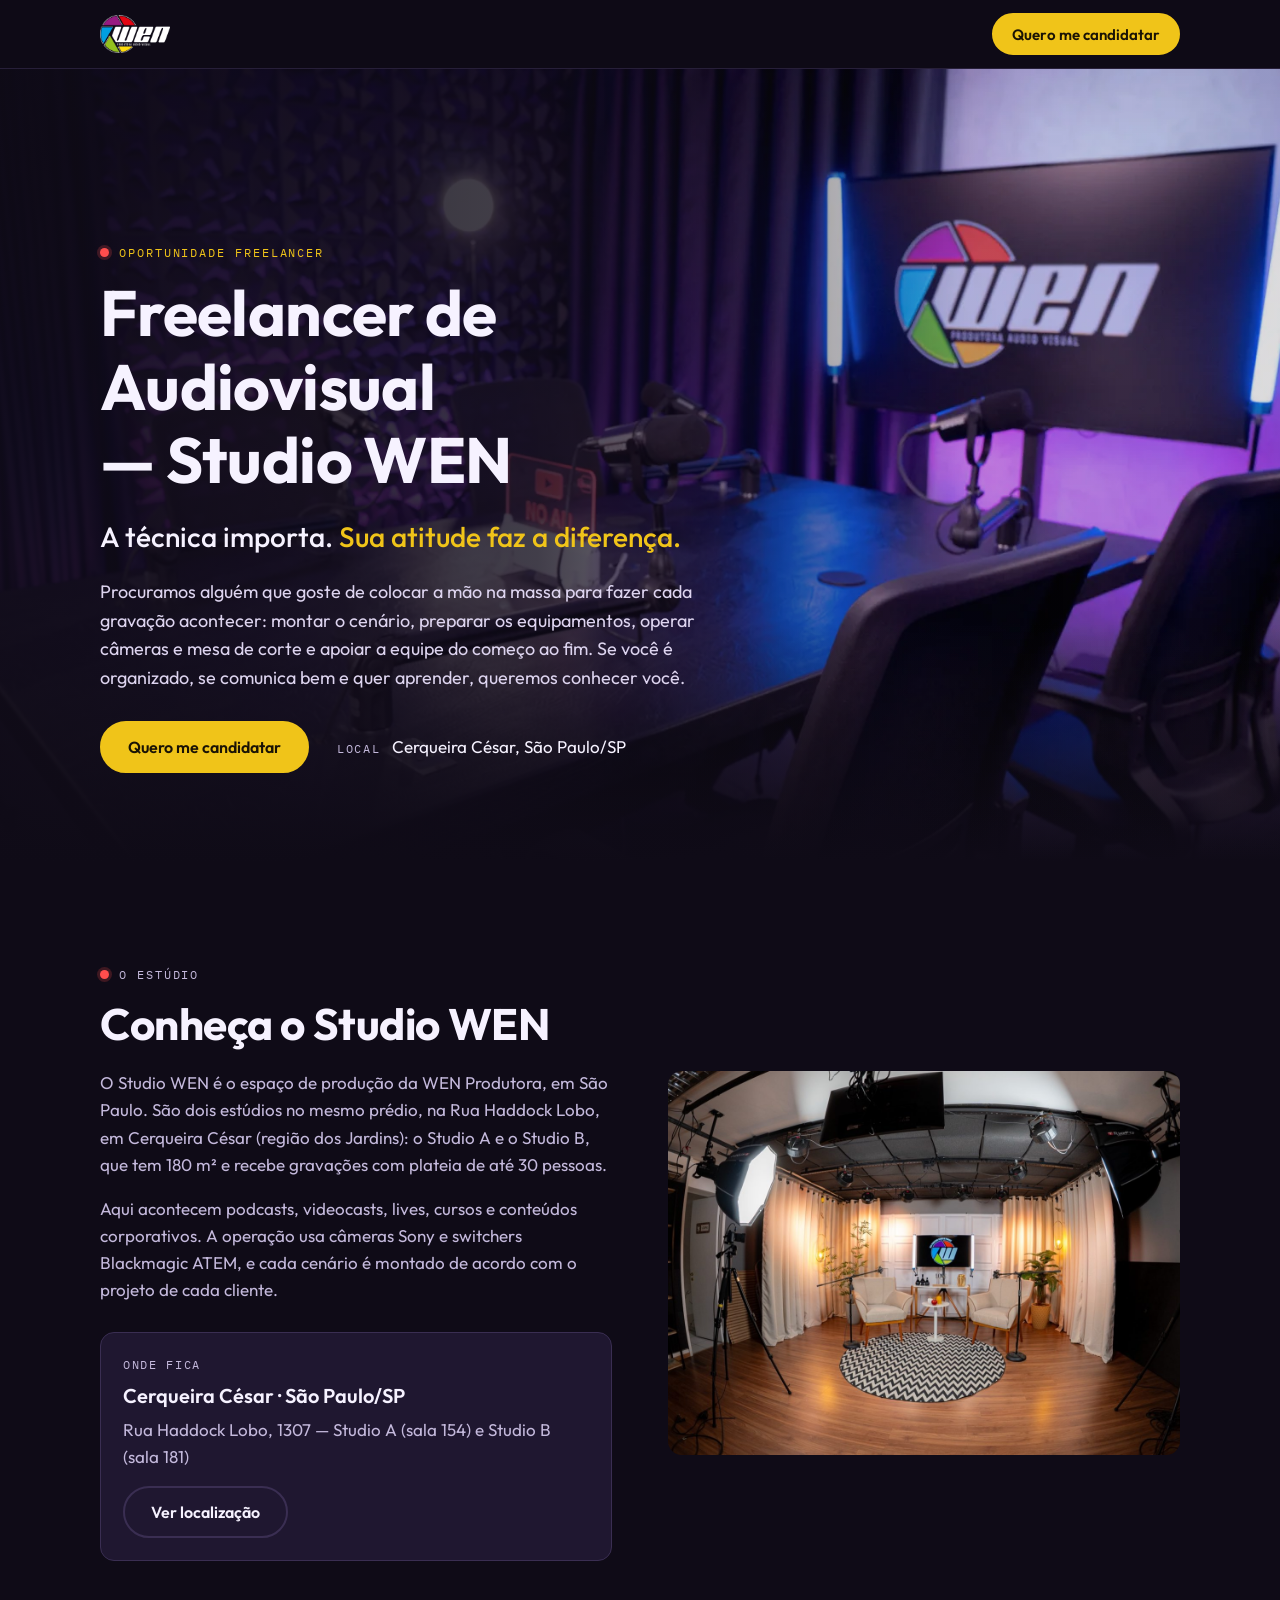
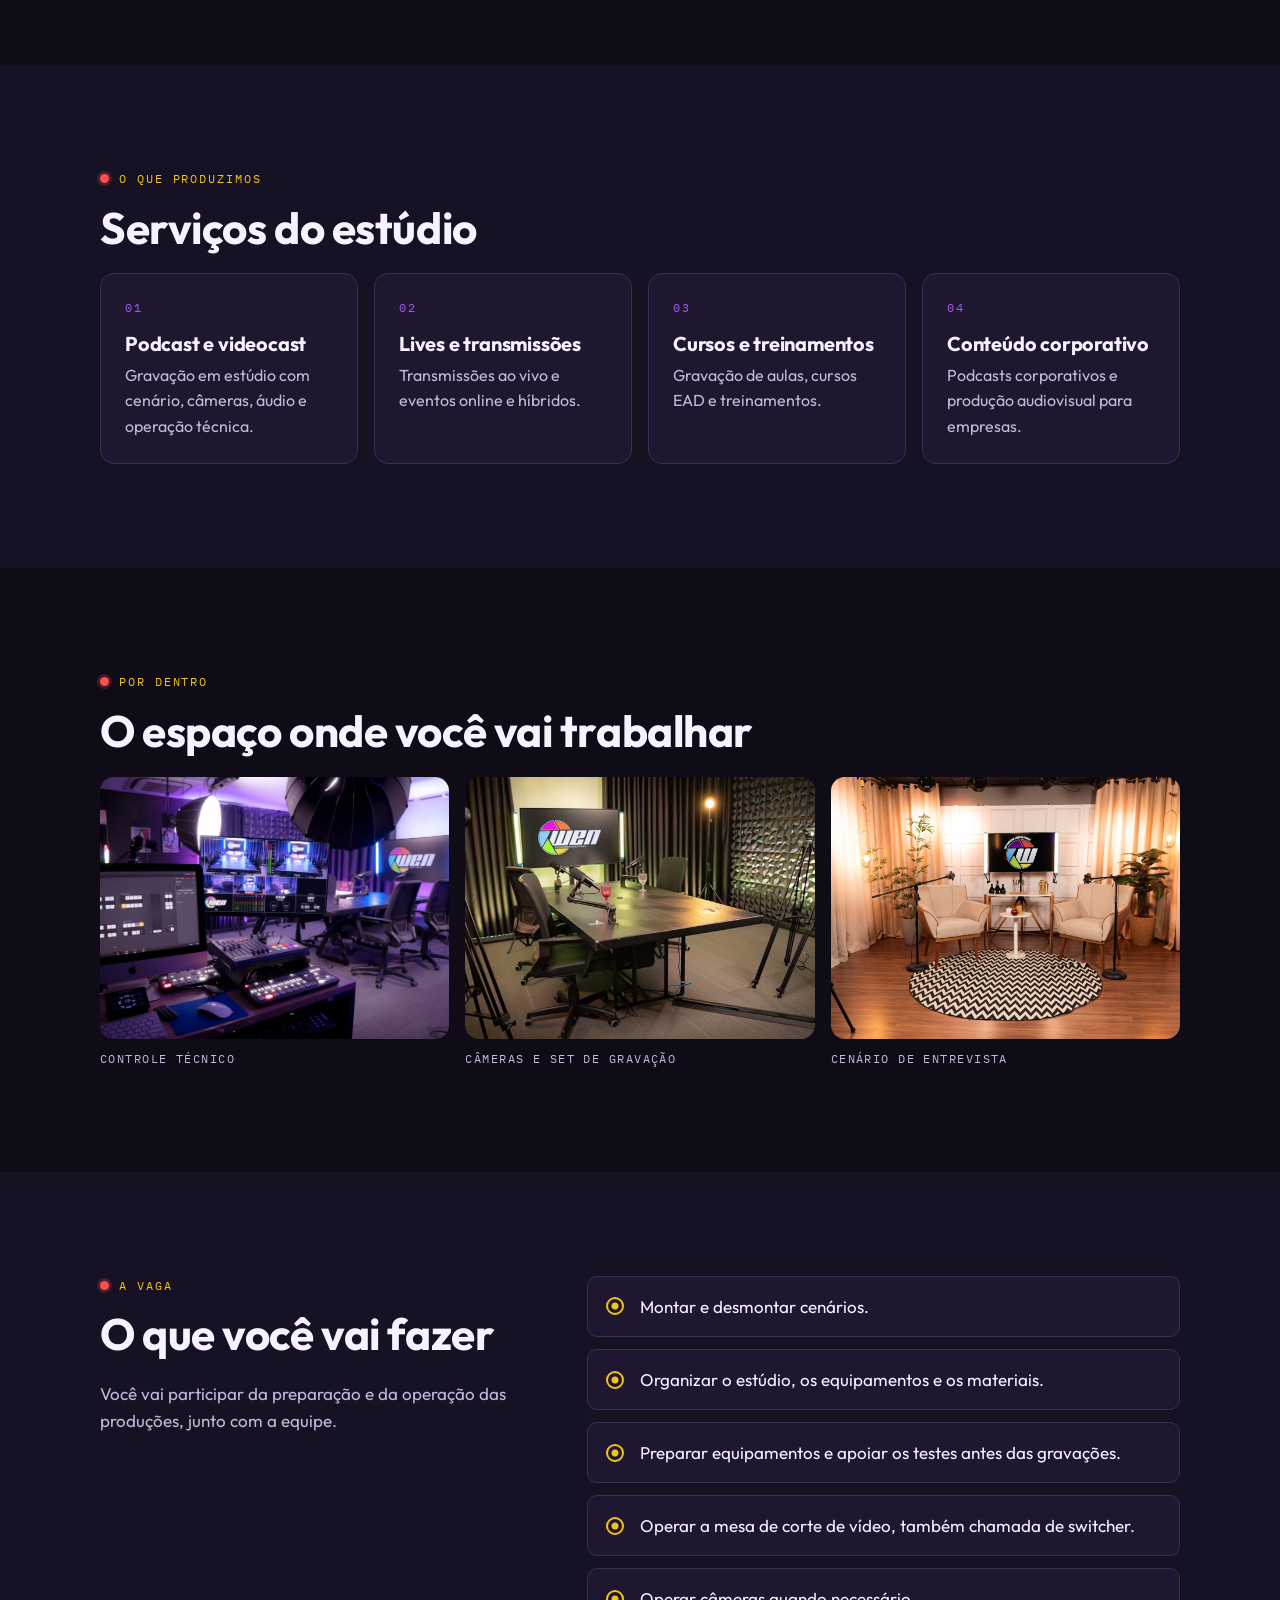
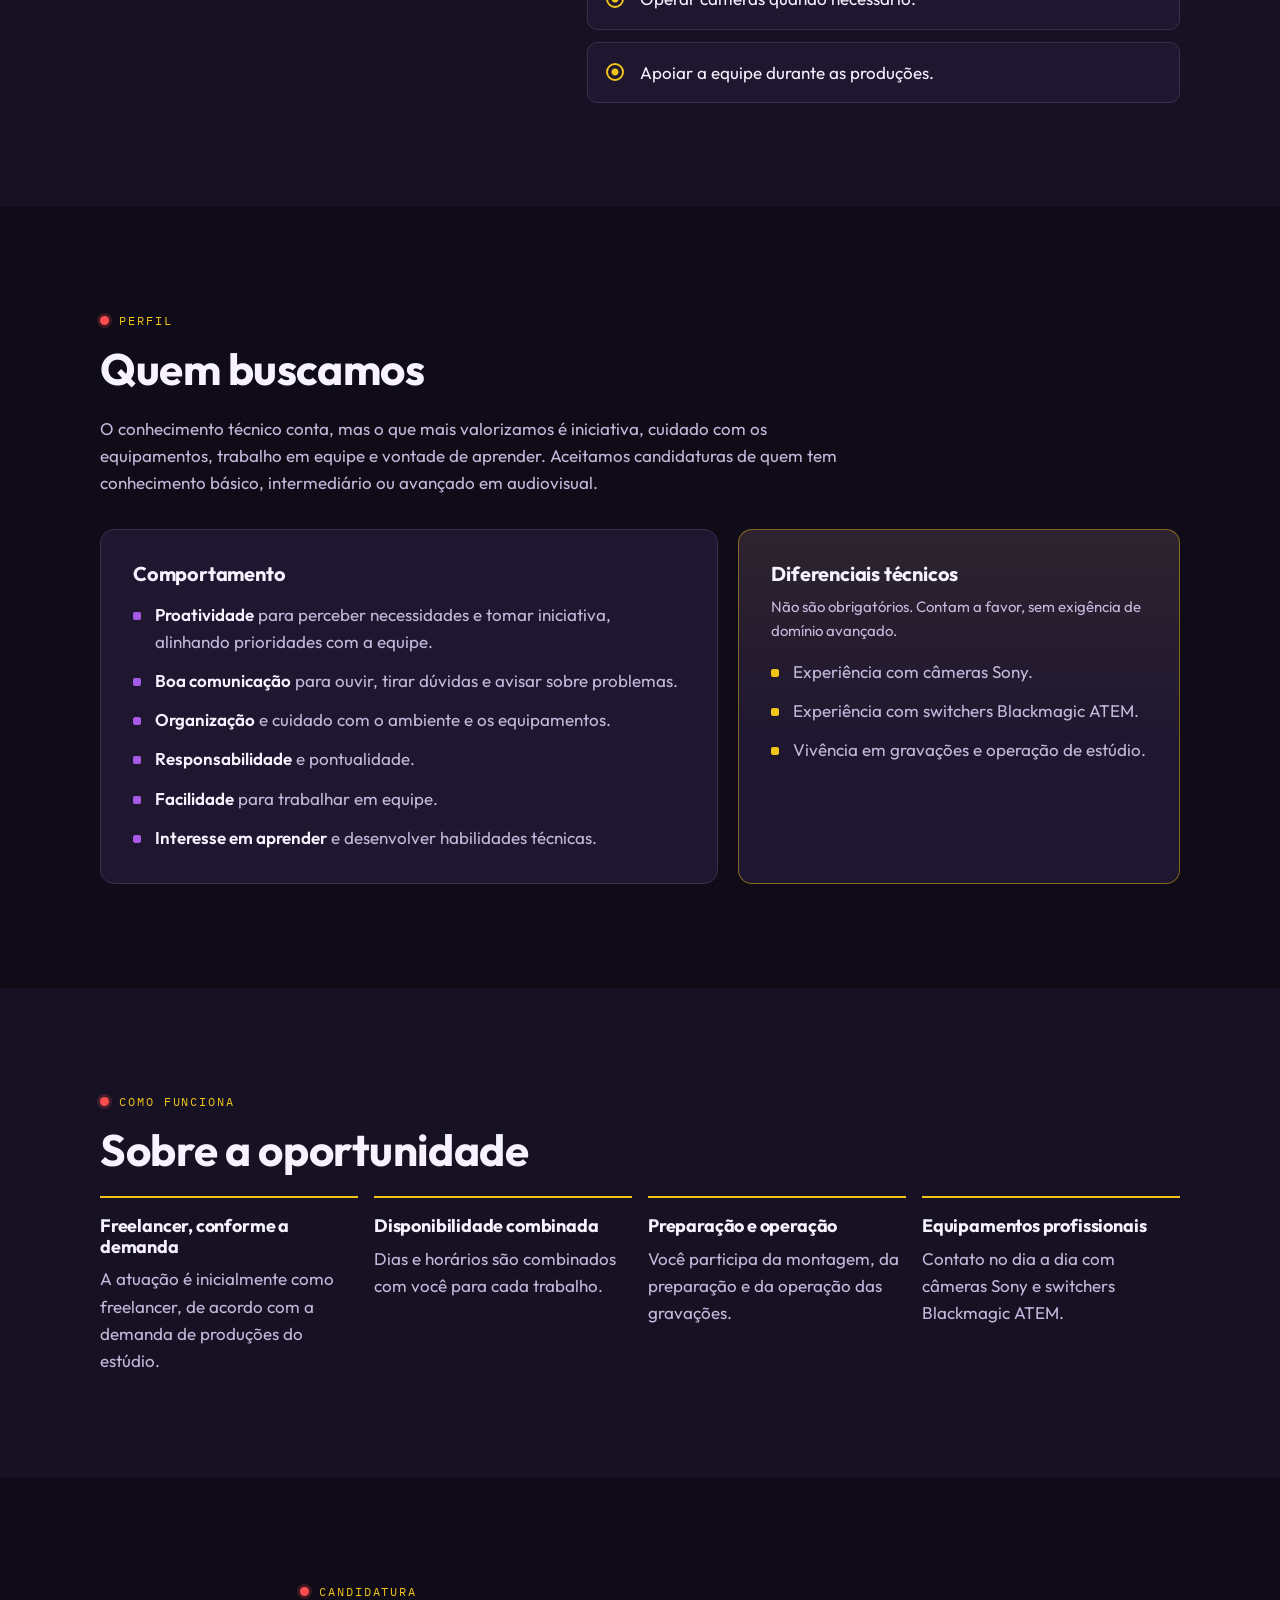
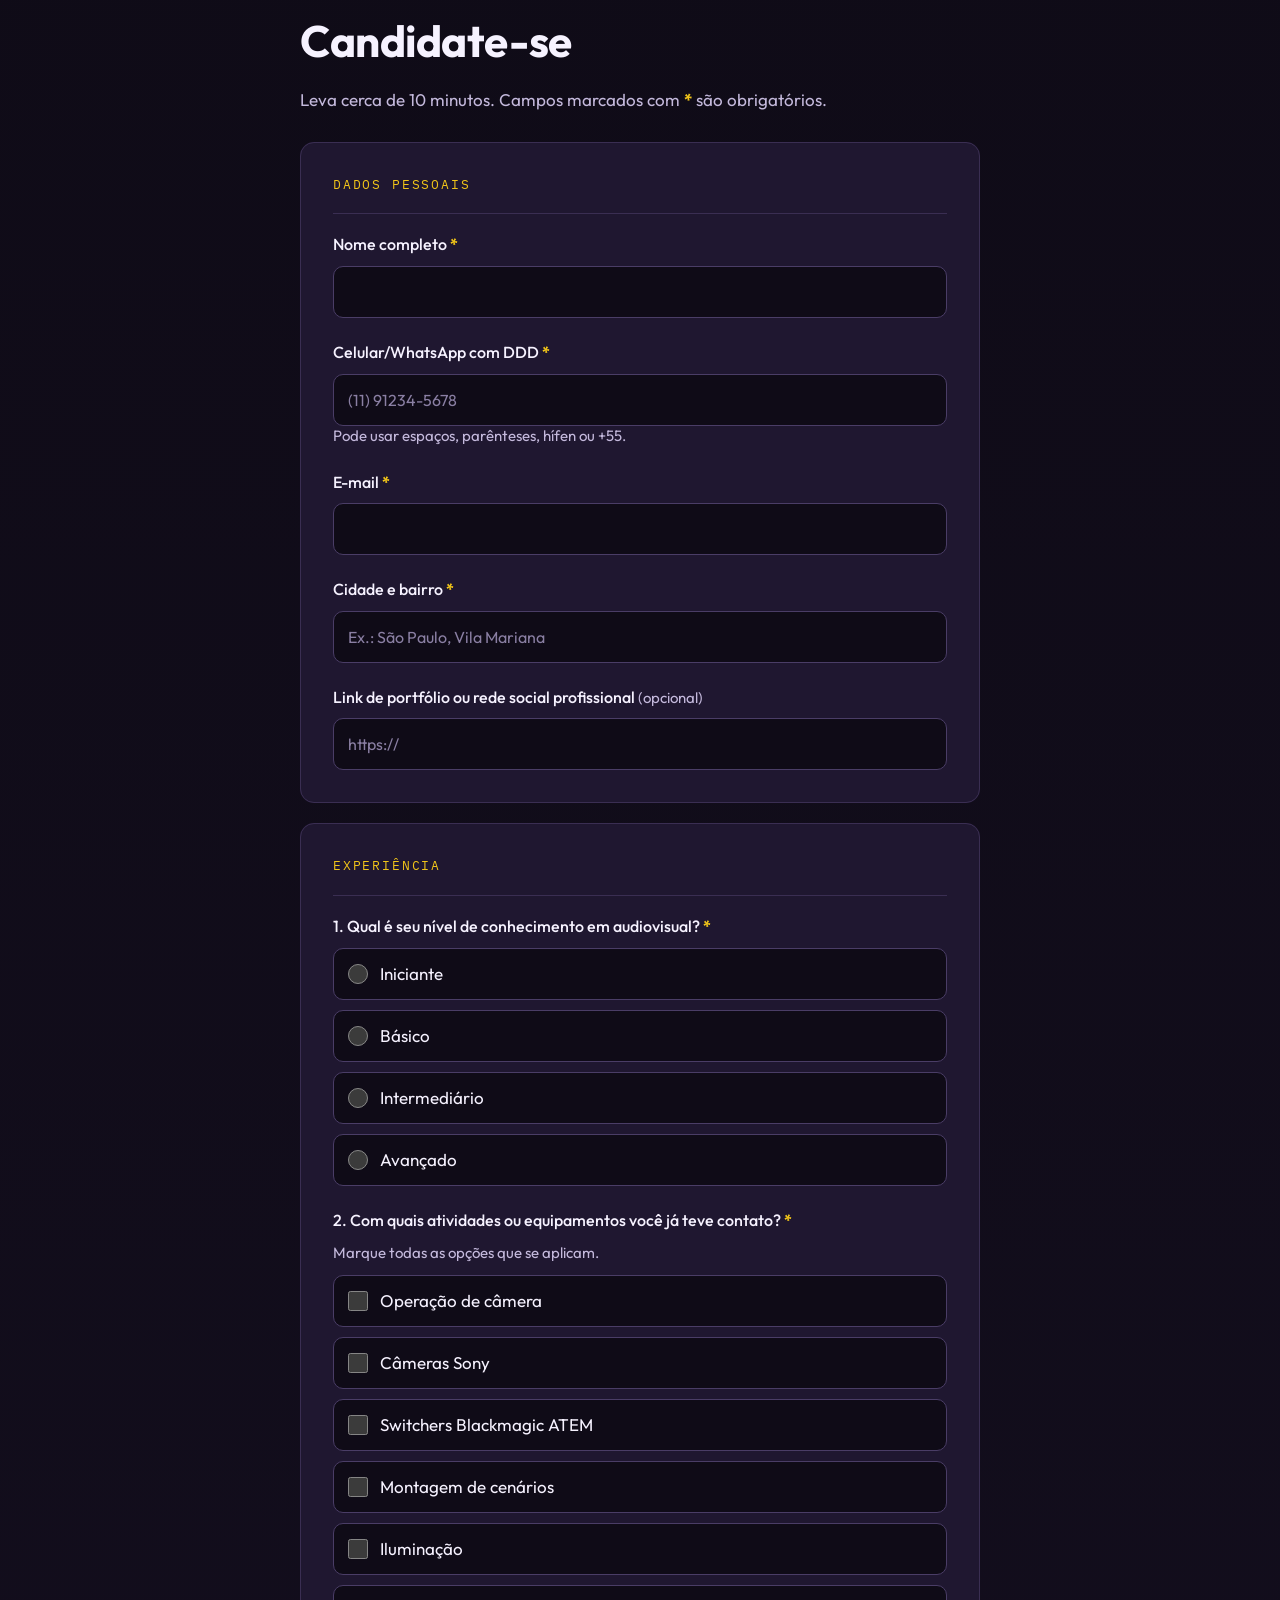
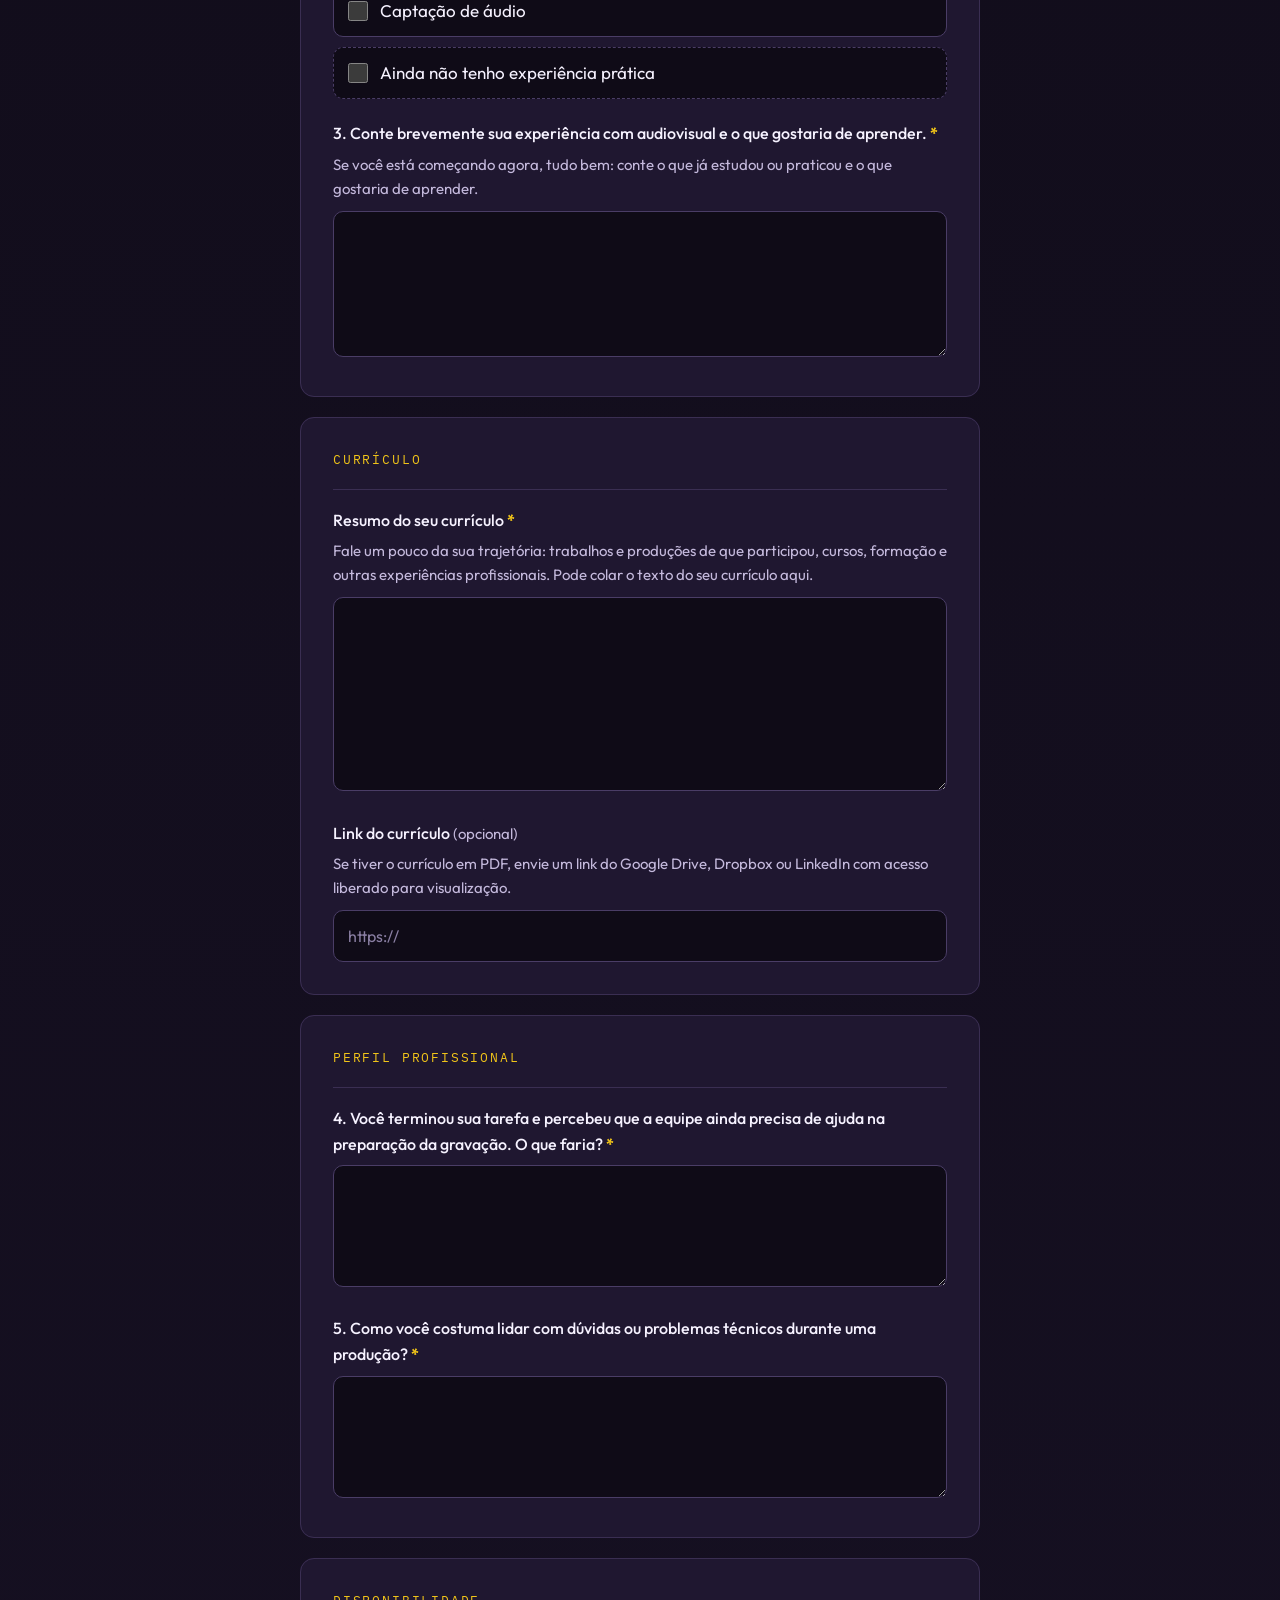
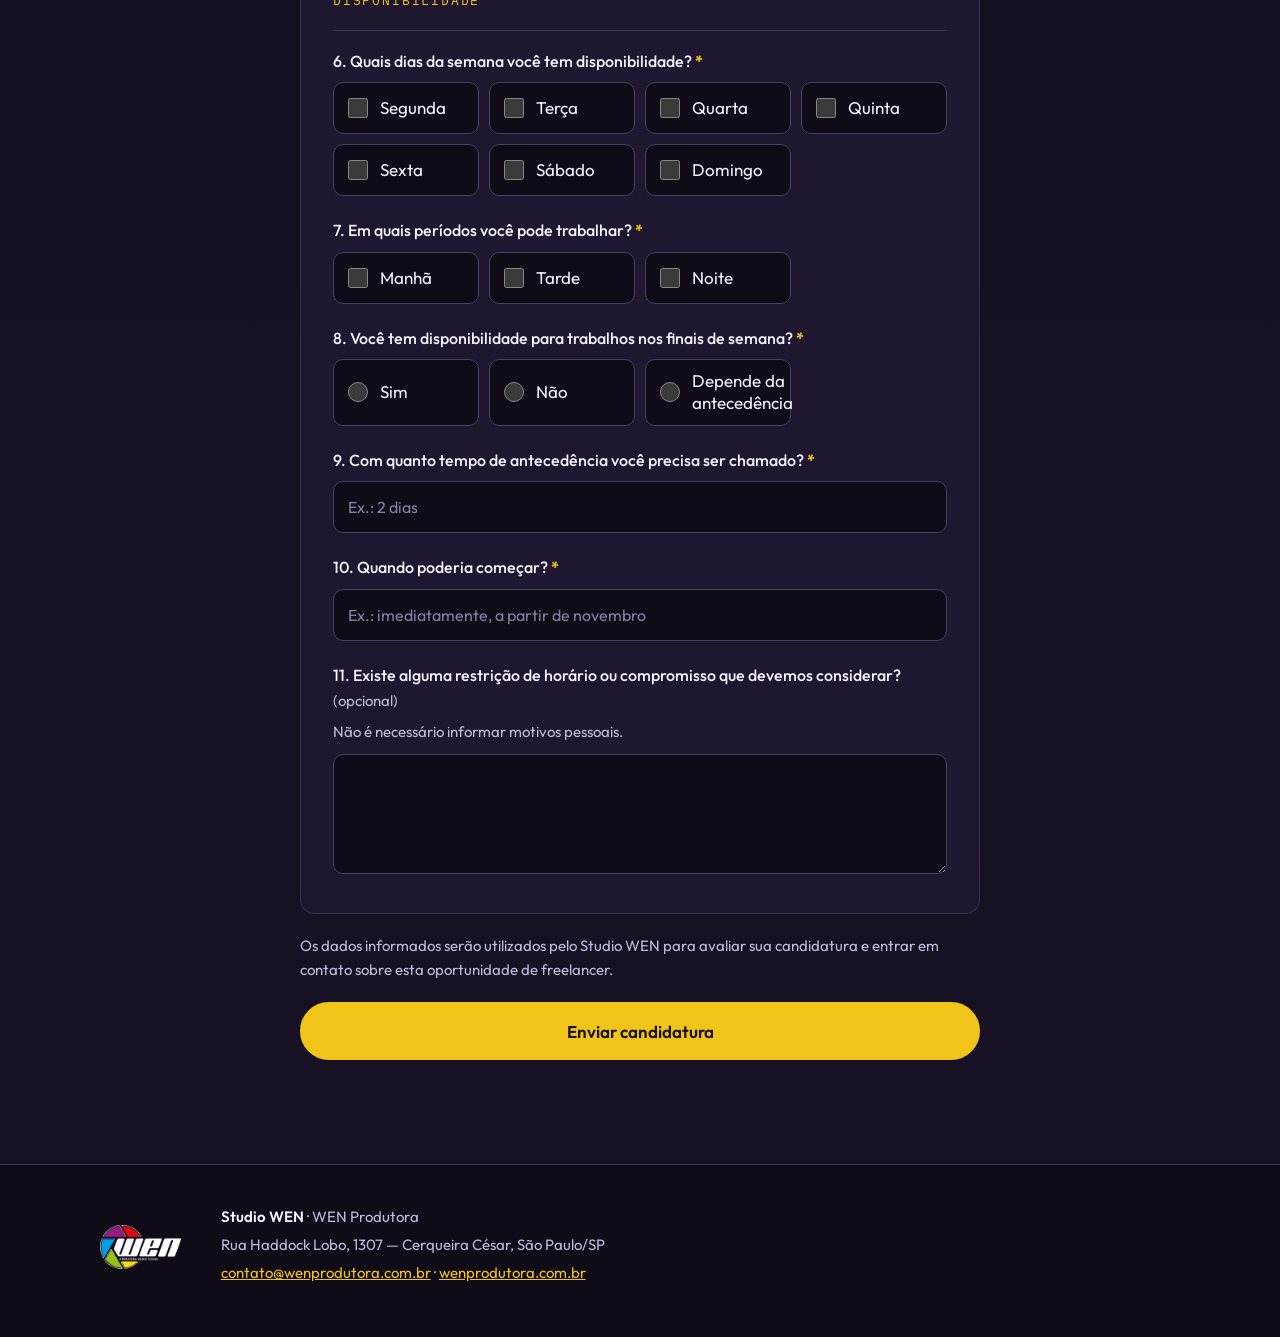
<file: index.html>
<!doctype html>
<html lang="pt-BR">
<head>
  <meta charset="utf-8">
  <meta name="viewport" content="width=device-width, initial-scale=1">
  <title>Freelancer de Audiovisual — Studio WEN</title>
  <meta name="description" content="Oportunidade freelancer de audiovisual no Studio WEN, em Cerqueira César, São Paulo. Buscamos uma pessoa proativa, organizada e com vontade de aprender. Candidate-se.">
  <meta name="robots" content="noindex">
  <meta name="theme-color" content="#0f0b17">

  <meta property="og:type" content="website">
  <meta property="og:locale" content="pt_BR">
  <meta property="og:title" content="Freelancer de Audiovisual — Studio WEN">
  <meta property="og:description" content="A técnica importa. Sua atitude faz a diferença. Oportunidade freelancer no Studio WEN, em São Paulo.">
  <meta property="og:image" content="https://willianwiab.github.io/recrutamento-studio-wen/assets/studio-principal.webp">
  <meta property="og:url" content="https://willianwiab.github.io/recrutamento-studio-wen/">
  <meta name="twitter:card" content="summary_large_image">

  <link rel="icon" type="image/png" href="assets/favicon.png">
  <link rel="preconnect" href="https://fonts.googleapis.com">
  <link rel="preconnect" href="https://fonts.gstatic.com" crossorigin>
  <link rel="stylesheet" href="https://fonts.googleapis.com/css2?family=IBM+Plex+Mono:wght@500&family=Outfit:wght@400;500;600;700&display=swap">
  <link rel="stylesheet" href="styles.css">
</head>
<body>
  <a class="skip-link" href="#candidatura">Pular para o formulário de candidatura</a>

  <header class="site-header">
    <div class="wrap header-inner">
      <a href="#topo" class="brand" aria-label="Studio WEN — início da página">
        <img src="assets/logo-wen.webp" alt="WEN" width="400" height="218">
      </a>
      <a href="#candidatura" class="btn btn-small">Quero me candidatar</a>
    </div>
  </header>

  <main id="topo">
    <!-- 2. ABERTURA -->
    <section class="hero" aria-labelledby="titulo-vaga">
      <figure class="hero-media">
        <img src="assets/studio-principal.webp"
             alt="Cenário de videocast do Studio WEN: mesa escura com microfones em braços articulados, cadeiras, iluminação roxa e o logotipo WEN em uma tela ao fundo"
             width="1600" height="900" fetchpriority="high">
      </figure>
      <div class="wrap hero-content">
        <p class="eyebrow">Oportunidade freelancer</p>
        <h1 id="titulo-vaga">Freelancer de Audiovisual <span class="nowrap">— Studio WEN</span></h1>
        <p class="tagline">A técnica importa. <em>Sua atitude faz a diferença.</em></p>
        <p class="lead">
          Procuramos alguém que goste de colocar a mão na massa para fazer cada gravação acontecer:
          montar o cenário, preparar os equipamentos, operar câmeras e mesa de corte e apoiar a equipe
          do começo ao fim. Se você é organizado, se comunica bem e quer aprender, queremos conhecer você.
        </p>
        <div class="hero-actions">
          <a href="#candidatura" class="btn">Quero me candidatar</a>
          <p class="hero-local">
            <span class="mono">Local</span> Cerqueira César, São Paulo/SP
          </p>
        </div>
      </div>
    </section>

    <!-- 3. CONHEÇA O STUDIO WEN -->
    <section class="section" id="estudio" aria-labelledby="titulo-estudio">
      <div class="wrap split">
        <div class="split-text">
          <p class="eyebrow">O estúdio</p>
          <h2 id="titulo-estudio">Conheça o Studio WEN</h2>
          <p>
            O Studio WEN é o espaço de produção da WEN Produtora, em São Paulo.
            São dois estúdios no mesmo prédio, na Rua Haddock Lobo, em Cerqueira César (região dos Jardins):
            o Studio A e o Studio B, que tem 180 m² e recebe gravações com plateia de até 30 pessoas.
          </p>
          <p>
            Aqui acontecem podcasts, videocasts, lives, cursos e conteúdos corporativos. A operação usa
            câmeras Sony e switchers Blackmagic ATEM, e cada cenário é montado de acordo com o projeto
            de cada cliente.
          </p>

          <div class="location" aria-label="Localização">
            <p class="location-title mono">Onde fica</p>
            <p class="location-main">Cerqueira César · São Paulo/SP</p>
            <p class="location-detail">Rua Haddock Lobo, 1307 — Studio A (sala 154) e Studio B (sala 181)</p>
            <a class="btn btn-ghost"
               href="https://www.google.com/maps/place/Wen+Produtora+Studio+de+Podcast/data=!4m7!3m6!1s0x94ce43c6ea6702bb:0x519b357f9fd191a9!8m2!3d-23.5627949!4d-46.6662181!16s%2Fg%2F11f782v5_0!19sChIJuwJn6sZDzpQRqZHRn381m1E"
               target="_blank" rel="noopener noreferrer">
              Ver localização <span class="visually-hidden">(abre o Google Maps em nova aba)</span>
            </a>
          </div>
        </div>
        <figure class="split-media">
          <img src="assets/studio-bastidores.jpg"
               alt="Visão ampla de um set do Studio WEN com cortinas claras, poltronas, tapete, refletores em tripés e câmeras posicionadas ao redor do cenário"
               width="1600" height="900" loading="lazy" decoding="async">
        </figure>
      </div>
    </section>

    <!-- 4. SERVIÇOS -->
    <section class="section section-alt" aria-labelledby="titulo-servicos">
      <div class="wrap">
        <p class="eyebrow">O que produzimos</p>
        <h2 id="titulo-servicos">Serviços do estúdio</h2>
        <ul class="services" role="list">
          <li>
            <span class="service-num mono">01</span>
            <h3>Podcast e videocast</h3>
            <p>Gravação em estúdio com cenário, câmeras, áudio e operação técnica.</p>
          </li>
          <li>
            <span class="service-num mono">02</span>
            <h3>Lives e transmissões</h3>
            <p>Transmissões ao vivo e eventos online e híbridos.</p>
          </li>
          <li>
            <span class="service-num mono">03</span>
            <h3>Cursos e treinamentos</h3>
            <p>Gravação de aulas, cursos EAD e treinamentos.</p>
          </li>
          <li>
            <span class="service-num mono">04</span>
            <h3>Conteúdo corporativo</h3>
            <p>Podcasts corporativos e produção audiovisual para empresas.</p>
          </li>
        </ul>
      </div>
    </section>

    <!-- 5. GALERIA -->
    <section class="section" aria-labelledby="titulo-galeria">
      <div class="wrap">
        <p class="eyebrow">Por dentro</p>
        <h2 id="titulo-galeria">O espaço onde você vai trabalhar</h2>
        <div class="gallery">
          <figure>
            <img src="assets/studio-controle.webp"
                 alt="Mesa de controle técnico com mesa de corte de vídeo, teclado, mouse e monitores exibindo as câmeras do estúdio"
                 width="1600" height="1250" loading="lazy" decoding="async">
            <figcaption>Controle técnico</figcaption>
          </figure>
          <figure>
            <img src="assets/studio-cameras.jpg"
                 alt="Estúdio com paredes escuras, mesa de gravação, microfones e câmeras montadas em tripés"
                 width="1600" height="892" loading="lazy" decoding="async">
            <figcaption>Câmeras e set de gravação</figcaption>
          </figure>
          <figure>
            <img src="assets/studio-cenarios.jpg"
                 alt="Cenário de entrevista com duas poltronas claras, cortinas iluminadas, plantas, tapete circular e microfones em pedestais"
                 width="1600" height="900" loading="lazy" decoding="async">
            <figcaption>Cenário de entrevista</figcaption>
          </figure>
        </div>
      </div>
    </section>

    <!-- 6. ATIVIDADES -->
    <section class="section section-alt" aria-labelledby="titulo-atividades">
      <div class="wrap two-col">
        <div>
          <p class="eyebrow">A vaga</p>
          <h2 id="titulo-atividades">O que você vai fazer</h2>
          <p class="muted">Você vai participar da preparação e da operação das produções, junto com a equipe.</p>
        </div>
        <ul class="checklist" role="list">
          <li>Montar e desmontar cenários.</li>
          <li>Organizar o estúdio, os equipamentos e os materiais.</li>
          <li>Preparar equipamentos e apoiar os testes antes das gravações.</li>
          <li>Operar a mesa de corte de vídeo, também chamada de switcher.</li>
          <li>Operar câmeras quando necessário.</li>
          <li>Apoiar a equipe durante as produções.</li>
        </ul>
      </div>
    </section>

    <!-- 7. PERFIL -->
    <section class="section" aria-labelledby="titulo-perfil">
      <div class="wrap">
        <p class="eyebrow">Perfil</p>
        <h2 id="titulo-perfil">Quem buscamos</h2>
        <p class="lead-small">
          O conhecimento técnico conta, mas o que mais valorizamos é iniciativa, cuidado com os
          equipamentos, trabalho em equipe e vontade de aprender. Aceitamos candidaturas de quem tem
          conhecimento básico, intermediário ou avançado em audiovisual.
        </p>
        <div class="profile-grid">
          <div class="card">
            <h3>Comportamento</h3>
            <ul class="dotlist" role="list">
              <li><strong>Proatividade</strong> para perceber necessidades e tomar iniciativa, alinhando prioridades com a equipe.</li>
              <li><strong>Boa comunicação</strong> para ouvir, tirar dúvidas e avisar sobre problemas.</li>
              <li><strong>Organização</strong> e cuidado com o ambiente e os equipamentos.</li>
              <li><strong>Responsabilidade</strong> e pontualidade.</li>
              <li><strong>Facilidade</strong> para trabalhar em equipe.</li>
              <li><strong>Interesse em aprender</strong> e desenvolver habilidades técnicas.</li>
            </ul>
          </div>
          <div class="card card-accent">
            <h3>Diferenciais técnicos</h3>
            <p class="card-note">Não são obrigatórios. Contam a favor, sem exigência de domínio avançado.</p>
            <ul class="dotlist" role="list">
              <li>Experiência com câmeras Sony.</li>
              <li>Experiência com switchers Blackmagic ATEM.</li>
              <li>Vivência em gravações e operação de estúdio.</li>
            </ul>
          </div>
        </div>
      </div>
    </section>

    <!-- 8. A OPORTUNIDADE -->
    <section class="section section-alt" aria-labelledby="titulo-oportunidade">
      <div class="wrap">
        <p class="eyebrow">Como funciona</p>
        <h2 id="titulo-oportunidade">Sobre a oportunidade</h2>
        <ul class="facts" role="list">
          <li>
            <h3>Freelancer, conforme a demanda</h3>
            <p>A atuação é inicialmente como freelancer, de acordo com a demanda de produções do estúdio.</p>
          </li>
          <li>
            <h3>Disponibilidade combinada</h3>
            <p>Dias e horários são combinados com você para cada trabalho.</p>
          </li>
          <li>
            <h3>Preparação e operação</h3>
            <p>Você participa da montagem, da preparação e da operação das gravações.</p>
          </li>
          <li>
            <h3>Equipamentos profissionais</h3>
            <p>Contato no dia a dia com câmeras Sony e switchers Blackmagic ATEM.</p>
          </li>
        </ul>
      </div>
    </section>

    <!-- 9. FORMULÁRIO -->
    <section class="section form-section" id="candidatura" aria-labelledby="titulo-form" tabindex="-1">
      <div class="wrap wrap-narrow">
        <p class="eyebrow">Candidatura</p>
        <h2 id="titulo-form">Candidate-se</h2>
        <p class="muted">Leva cerca de 10 minutos. Campos marcados com <span class="req" aria-hidden="true">*</span> são obrigatórios.</p>

        <div id="form-indisponivel" class="notice notice-warn" role="status" hidden>
          <strong>As candidaturas estão temporariamente indisponíveis.</strong>
          Estamos ajustando o recebimento de respostas. Por favor, tente novamente mais tarde.
        </div>

        <form id="form-candidatura" novalidate>
          <!-- Proteção contra spam (honeypot): pessoas não veem este campo -->
          <div class="hp" aria-hidden="true">
            <label for="f-website">Deixe este campo em branco</label>
            <input type="text" id="f-website" name="_gotcha" tabindex="-1" autocomplete="off">
          </div>

          <!-- Dados pessoais -->
          <fieldset class="form-block">
            <legend>Dados pessoais</legend>

            <div class="field">
              <label for="f-nome">Nome completo <span class="req" aria-hidden="true">*</span></label>
              <input id="f-nome" name="nome" type="text" autocomplete="name" autocapitalize="words" required maxlength="120" aria-describedby="f-nome-erro">
              <p class="error" id="f-nome-erro"></p>
            </div>

            <div class="field">
              <label for="f-celular">Celular/WhatsApp com DDD <span class="req" aria-hidden="true">*</span></label>
              <input id="f-celular" name="celular" type="tel" inputmode="tel" autocomplete="tel" required maxlength="25" placeholder="(11) 91234-5678" aria-describedby="f-celular-dica f-celular-erro">
              <p class="hint" id="f-celular-dica">Pode usar espaços, parênteses, hífen ou +55.</p>
              <p class="error" id="f-celular-erro"></p>
            </div>

            <div class="field">
              <label for="f-email">E-mail <span class="req" aria-hidden="true">*</span></label>
              <input id="f-email" name="email" type="email" inputmode="email" autocomplete="email" autocapitalize="off" spellcheck="false" required maxlength="160" aria-describedby="f-email-erro">
              <p class="error" id="f-email-erro"></p>
            </div>

            <div class="field">
              <label for="f-local">Cidade e bairro <span class="req" aria-hidden="true">*</span></label>
              <input id="f-local" name="cidade_bairro" type="text" autocomplete="address-level2" required maxlength="120" placeholder="Ex.: São Paulo, Vila Mariana" aria-describedby="f-local-erro">
              <p class="error" id="f-local-erro"></p>
            </div>

            <div class="field">
              <label for="f-portfolio">Link de portfólio ou rede social profissional <span class="opt">(opcional)</span></label>
              <input id="f-portfolio" name="portfolio" type="url" inputmode="url" autocomplete="url" autocapitalize="off" spellcheck="false" maxlength="300" placeholder="https://" aria-describedby="f-portfolio-erro">
              <p class="error" id="f-portfolio-erro"></p>
            </div>
          </fieldset>

          <!-- Experiência -->
          <fieldset class="form-block">
            <legend>Experiência</legend>

            <fieldset class="field group" id="g-nivel" aria-describedby="g-nivel-erro">
              <legend>1. Qual é seu nível de conhecimento em audiovisual? <span class="req" aria-hidden="true">*</span></legend>
              <div class="options">
                <label class="option"><input type="radio" name="nivel" value="Iniciante" required> Iniciante</label>
                <label class="option"><input type="radio" name="nivel" value="Básico"> Básico</label>
                <label class="option"><input type="radio" name="nivel" value="Intermediário"> Intermediário</label>
                <label class="option"><input type="radio" name="nivel" value="Avançado"> Avançado</label>
              </div>
              <p class="error" id="g-nivel-erro"></p>
            </fieldset>

            <fieldset class="field group" id="g-contato" aria-describedby="g-contato-dica g-contato-erro">
              <legend>2. Com quais atividades ou equipamentos você já teve contato? <span class="req" aria-hidden="true">*</span></legend>
              <p class="hint" id="g-contato-dica">Marque todas as opções que se aplicam.</p>
              <div class="options">
                <label class="option"><input type="checkbox" name="contato" value="Operação de câmera"> Operação de câmera</label>
                <label class="option"><input type="checkbox" name="contato" value="Câmeras Sony"> Câmeras Sony</label>
                <label class="option"><input type="checkbox" name="contato" value="Switchers Blackmagic ATEM"> Switchers Blackmagic ATEM</label>
                <label class="option"><input type="checkbox" name="contato" value="Montagem de cenários"> Montagem de cenários</label>
                <label class="option"><input type="checkbox" name="contato" value="Iluminação"> Iluminação</label>
                <label class="option"><input type="checkbox" name="contato" value="Captação de áudio"> Captação de áudio</label>
                <label class="option option-exclusive"><input type="checkbox" name="contato" value="Ainda não tenho experiência prática" data-exclusive> Ainda não tenho experiência prática</label>
              </div>
              <p class="error" id="g-contato-erro"></p>
            </fieldset>

            <div class="field">
              <label for="f-experiencia">3. Conte brevemente sua experiência com audiovisual e o que gostaria de aprender. <span class="req" aria-hidden="true">*</span></label>
              <p class="hint" id="f-experiencia-dica">Se você está começando agora, tudo bem: conte o que já estudou ou praticou e o que gostaria de aprender.</p>
              <textarea id="f-experiencia" name="experiencia" rows="5" required maxlength="2000" aria-describedby="f-experiencia-dica f-experiencia-erro"></textarea>
              <p class="error" id="f-experiencia-erro"></p>
            </div>
          </fieldset>

          <!-- Currículo -->
          <fieldset class="form-block">
            <legend>Currículo</legend>

            <div class="field">
              <label for="f-curriculo">Resumo do seu currículo <span class="req" aria-hidden="true">*</span></label>
              <p class="hint" id="f-curriculo-dica">Fale um pouco da sua trajetória: trabalhos e produções de que participou, cursos, formação e outras experiências profissionais. Pode colar o texto do seu currículo aqui.</p>
              <textarea id="f-curriculo" name="curriculo" rows="7" required maxlength="5000" aria-describedby="f-curriculo-dica f-curriculo-erro"></textarea>
              <p class="error" id="f-curriculo-erro"></p>
            </div>

            <div class="field">
              <label for="f-curriculo-link">Link do currículo <span class="opt">(opcional)</span></label>
              <p class="hint" id="f-curriculo-link-dica">Se tiver o currículo em PDF, envie um link do Google Drive, Dropbox ou LinkedIn com acesso liberado para visualização.</p>
              <input id="f-curriculo-link" name="curriculo_link" type="url" inputmode="url" autocapitalize="off" spellcheck="false" maxlength="300" placeholder="https://" aria-describedby="f-curriculo-link-dica f-curriculo-link-erro">
              <p class="error" id="f-curriculo-link-erro"></p>
            </div>
          </fieldset>

          <!-- Perfil profissional -->
          <fieldset class="form-block">
            <legend>Perfil profissional</legend>

            <div class="field">
              <label for="f-situacao">4. Você terminou sua tarefa e percebeu que a equipe ainda precisa de ajuda na preparação da gravação. O que faria? <span class="req" aria-hidden="true">*</span></label>
              <textarea id="f-situacao" name="situacao_equipe" rows="4" required maxlength="2000" aria-describedby="f-situacao-erro"></textarea>
              <p class="error" id="f-situacao-erro"></p>
            </div>

            <div class="field">
              <label for="f-problemas">5. Como você costuma lidar com dúvidas ou problemas técnicos durante uma produção? <span class="req" aria-hidden="true">*</span></label>
              <textarea id="f-problemas" name="problemas_tecnicos" rows="4" required maxlength="2000" aria-describedby="f-problemas-erro"></textarea>
              <p class="error" id="f-problemas-erro"></p>
            </div>
          </fieldset>

          <!-- Disponibilidade -->
          <fieldset class="form-block">
            <legend>Disponibilidade</legend>

            <fieldset class="field group" id="g-dias" aria-describedby="g-dias-erro">
              <legend>6. Quais dias da semana você tem disponibilidade? <span class="req" aria-hidden="true">*</span></legend>
              <div class="options options-inline">
                <label class="option"><input type="checkbox" name="dias" value="Segunda"> Segunda</label>
                <label class="option"><input type="checkbox" name="dias" value="Terça"> Terça</label>
                <label class="option"><input type="checkbox" name="dias" value="Quarta"> Quarta</label>
                <label class="option"><input type="checkbox" name="dias" value="Quinta"> Quinta</label>
                <label class="option"><input type="checkbox" name="dias" value="Sexta"> Sexta</label>
                <label class="option"><input type="checkbox" name="dias" value="Sábado"> Sábado</label>
                <label class="option"><input type="checkbox" name="dias" value="Domingo"> Domingo</label>
              </div>
              <p class="error" id="g-dias-erro"></p>
            </fieldset>

            <fieldset class="field group" id="g-periodos" aria-describedby="g-periodos-erro">
              <legend>7. Em quais períodos você pode trabalhar? <span class="req" aria-hidden="true">*</span></legend>
              <div class="options options-inline">
                <label class="option"><input type="checkbox" name="periodos" value="Manhã"> Manhã</label>
                <label class="option"><input type="checkbox" name="periodos" value="Tarde"> Tarde</label>
                <label class="option"><input type="checkbox" name="periodos" value="Noite"> Noite</label>
              </div>
              <p class="error" id="g-periodos-erro"></p>
            </fieldset>

            <fieldset class="field group" id="g-fds" aria-describedby="g-fds-erro">
              <legend>8. Você tem disponibilidade para trabalhos nos finais de semana? <span class="req" aria-hidden="true">*</span></legend>
              <div class="options options-inline">
                <label class="option"><input type="radio" name="fim_de_semana" value="Sim" required> Sim</label>
                <label class="option"><input type="radio" name="fim_de_semana" value="Não"> Não</label>
                <label class="option"><input type="radio" name="fim_de_semana" value="Depende da antecedência"> Depende da antecedência</label>
              </div>
              <p class="error" id="g-fds-erro"></p>
            </fieldset>

            <div class="field">
              <label for="f-antecedencia">9. Com quanto tempo de antecedência você precisa ser chamado? <span class="req" aria-hidden="true">*</span></label>
              <input id="f-antecedencia" name="antecedencia" type="text" required maxlength="120" placeholder="Ex.: 2 dias" aria-describedby="f-antecedencia-erro">
              <p class="error" id="f-antecedencia-erro"></p>
            </div>

            <div class="field">
              <label for="f-inicio">10. Quando poderia começar? <span class="req" aria-hidden="true">*</span></label>
              <input id="f-inicio" name="inicio" type="text" required maxlength="120" placeholder="Ex.: imediatamente, a partir de novembro" aria-describedby="f-inicio-erro">
              <p class="error" id="f-inicio-erro"></p>
            </div>

            <div class="field">
              <label for="f-restricoes">11. Existe alguma restrição de horário ou compromisso que devemos considerar? <span class="opt">(opcional)</span></label>
              <p class="hint" id="f-restricoes-dica">Não é necessário informar motivos pessoais.</p>
              <textarea id="f-restricoes" name="restricoes" rows="3" maxlength="1000" aria-describedby="f-restricoes-dica"></textarea>
            </div>
          </fieldset>

          <p class="privacy">
            Os dados informados serão utilizados pelo Studio WEN para avaliar sua candidatura e entrar em
            contato sobre esta oportunidade de freelancer.
          </p>

          <div id="form-status" class="notice" role="alert" hidden></div>

          <button type="submit" class="btn btn-block" id="btn-enviar">Enviar candidatura</button>
        </form>

        <div id="form-sucesso" class="success" tabindex="-1" hidden>
          <h3>Candidatura enviada!</h3>
          <p>Obrigado pelo interesse em fazer parte das produções do Studio WEN. Entraremos em contato caso seu perfil seja selecionado.</p>
        </div>
      </div>
    </section>
  </main>

  <!-- 10. RODAPÉ -->
  <footer class="site-footer">
    <div class="wrap footer-inner">
      <img src="assets/logo-wen.webp" alt="WEN" width="400" height="218" loading="lazy" class="footer-logo">
      <div class="footer-text">
        <p><strong>Studio WEN</strong> · WEN Produtora</p>
        <p>Rua Haddock Lobo, 1307 — Cerqueira César, São Paulo/SP</p>
        <p>
          <a href="mailto:contato@wenprodutora.com.br">contato@wenprodutora.com.br</a>
          · <a href="https://wenprodutora.com.br" target="_blank" rel="noopener noreferrer">wenprodutora.com.br</a>
        </p>
      </div>
    </div>
  </footer>

  <script src="script.js" defer></script>
</body>
</html>
</file>
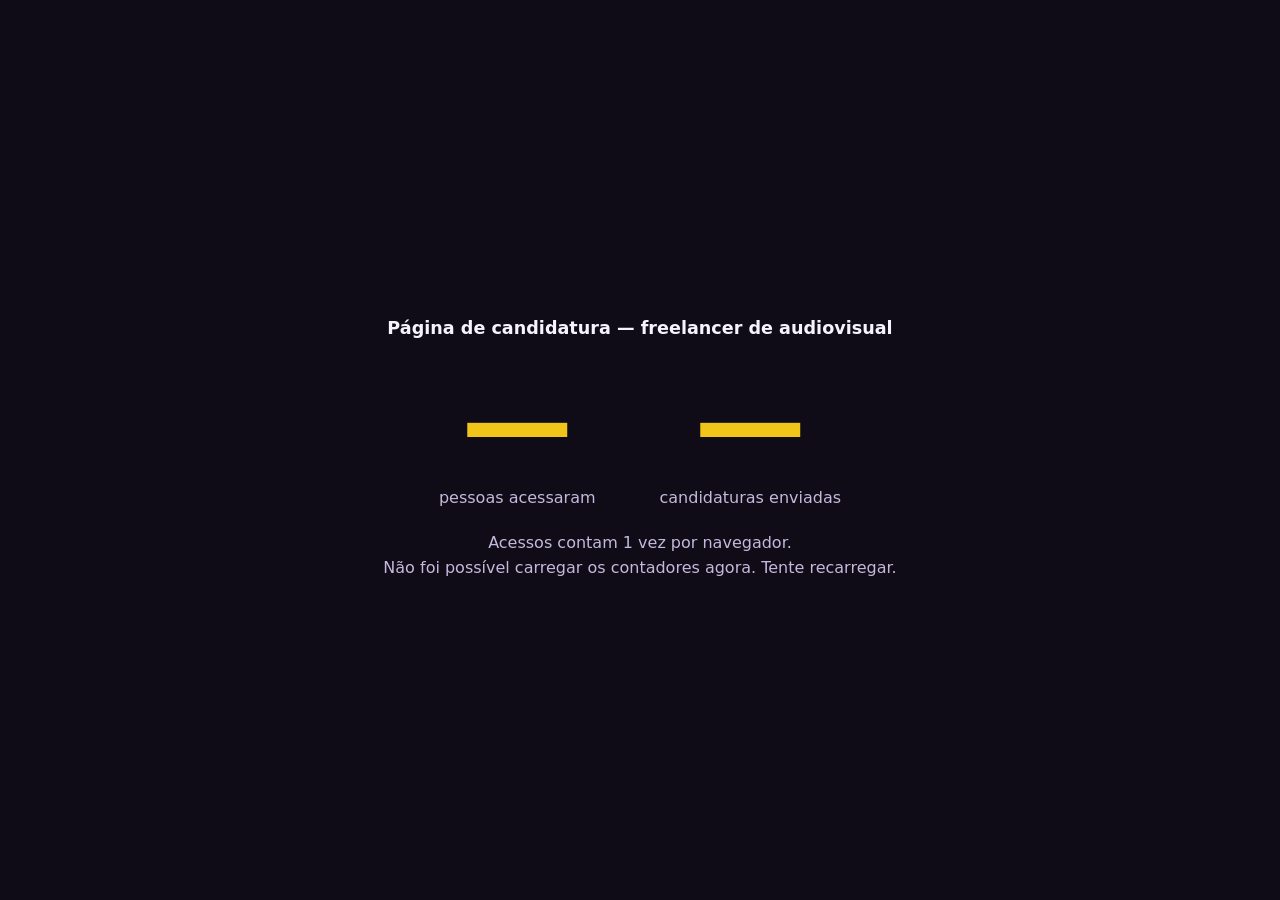
<file: visitas.html>
<!doctype html>
<html lang="pt-BR">
<head>
  <meta charset="utf-8">
  <meta name="viewport" content="width=device-width, initial-scale=1">
  <meta name="robots" content="noindex, nofollow">
  <title>Visitas — Recrutamento Studio WEN</title>
  <link rel="icon" type="image/png" href="assets/favicon.png">
  <style>
    :root { color-scheme: dark; --bg: #0f0b17; --text: #f6f2ff; --muted: #c4b9dc; --accent: #f0c419; }
    body { margin: 0; min-height: 100vh; display: grid; place-items: center; background: var(--bg); color: var(--text);
           font-family: system-ui, -apple-system, "Segoe UI", Roboto, sans-serif; padding: 24px; box-sizing: border-box; text-align: center; }
    .num { font-size: clamp(3.5rem, 16vw, 7rem); font-weight: 700; color: var(--accent); line-height: 1; margin: 0 0 10px; font-variant-numeric: tabular-nums; }
    .stats { display: flex; flex-wrap: wrap; justify-content: center; gap: 24px 64px; margin: 28px 0 20px; }
    .taxa { color: var(--text); font-weight: 600; }
    p { margin: 0 0 6px; color: var(--muted); }
    h1 { font-size: 1.1rem; font-weight: 600; margin: 0; }
  </style>
</head>
<body>
  <main>
    <h1>Página de candidatura — freelancer de audiovisual</h1>
    <div class="stats">
      <div>
        <div class="num" id="total">…</div>
        <p>pessoas acessaram</p>
      </div>
      <div>
        <div class="num" id="enviadas">…</div>
        <p>candidaturas enviadas</p>
      </div>
    </div>
    <p class="taxa" id="taxa"></p>
    <p>Acessos contam 1 vez por navegador.</p>
    <p id="quando"></p>
  </main>
  <script>
    var BASE = "https://abacus.jasoncameron.dev/get/wenprodutora-recrutamento/";
    function ler(chave) {
      return fetch(BASE + chave, { cache: "no-store" })
        .then(function (r) { return r.ok ? r.json() : { value: 0 }; })
        .then(function (d) { return d.value || 0; });
    }
    Promise.all([ler("visitas"), ler("candidaturas")])
      .then(function (v) {
        document.getElementById("total").textContent = v[0].toLocaleString("pt-BR");
        document.getElementById("enviadas").textContent = v[1].toLocaleString("pt-BR");
        if (v[0] > 0) {
          document.getElementById("taxa").textContent =
            Math.round((v[1] / v[0]) * 100) + "% de quem acessou enviou a candidatura";
        }
        document.getElementById("quando").textContent = "Atualizado em " + new Date().toLocaleString("pt-BR");
      })
      .catch(function () {
        document.getElementById("total").textContent = "—";
        document.getElementById("enviadas").textContent = "—";
        document.getElementById("quando").textContent = "Não foi possível carregar os contadores agora. Tente recarregar.";
      });
  </script>
</body>
</html>
</file>
<file: styles.css>
/* Studio WEN — página de recrutamento
   Cores derivadas da identidade WEN: fundo roxo quase-preto, roxo de sinal e âmbar de destaque. */

:root {
  --bg: #0f0b17;
  --bg-alt: #171124;
  --surface: #1f1730;
  --surface-2: #281e3d;
  --line: #3a2e52;
  --text: #f6f2ff;
  --text-muted: #c4b9dc;
  --accent: #f0c419;      /* âmbar */
  --accent-ink: #1a1305;
  --signal: #a45ae6;      /* roxo de sinal, clareado para contraste em fundo escuro */
  --error: #ff8f8f;
  --success: #8fe3a8;
  --focus: #f0c419;

  --radius: 14px;
  --radius-sm: 10px;
  --gutter: clamp(16px, 4vw, 40px);
  --font: "Outfit", system-ui, -apple-system, "Segoe UI", Roboto, sans-serif;
  color-scheme: dark;
  --mono: "IBM Plex Mono", ui-monospace, "SFMono-Regular", Menlo, monospace;
}

*,
*::before,
*::after { box-sizing: border-box; }

html { scroll-behavior: smooth; -webkit-text-size-adjust: 100%; }
@media (prefers-reduced-motion: reduce) {
  html { scroll-behavior: auto; }
  *, *::before, *::after { transition: none !important; animation: none !important; }
}

body {
  margin: 0;
  background: var(--bg);
  color: var(--text);
  font-family: var(--font);
  font-size: 1.0625rem;
  line-height: 1.6;
  overflow-x: hidden;
}

img { display: block; max-width: 100%; height: auto; }
figure { margin: 0; }
h1, h2, h3 { line-height: 1.15; margin: 0; font-weight: 700; letter-spacing: -0.01em; }
p { margin: 0 0 1em; }
a { color: var(--accent); }
a:hover { color: #ffd84a; }
strong { font-weight: 600; }

:focus-visible {
  outline: 3px solid var(--focus);
  outline-offset: 3px;
  border-radius: 4px;
}

.visually-hidden {
  position: absolute !important;
  width: 1px; height: 1px;
  margin: -1px; padding: 0; border: 0;
  overflow: hidden; clip: rect(0 0 0 0); white-space: nowrap;
}

.skip-link {
  position: absolute; left: 16px; top: -100px; z-index: 100;
  background: var(--accent); color: var(--accent-ink);
  padding: 10px 16px; border-radius: var(--radius-sm); font-weight: 600; text-decoration: none;
}
.skip-link:focus { top: 12px; }

.wrap { width: 100%; max-width: 1160px; margin: 0 auto; padding: 0 var(--gutter); }
.wrap-narrow { max-width: 760px; }
.mono { font-family: var(--mono); font-size: 0.75rem; letter-spacing: 0.14em; text-transform: uppercase; }
.muted { color: var(--text-muted); }
.nowrap { white-space: nowrap; }

.eyebrow {
  font-family: var(--mono);
  font-size: 0.75rem;
  letter-spacing: 0.16em;
  text-transform: uppercase;
  color: var(--accent);
  margin-bottom: 0.9rem;
  display: flex; align-items: center; gap: 10px;
}
.eyebrow::before {
  content: ""; width: 9px; height: 9px; border-radius: 50%;
  background: #ff4d4d; box-shadow: 0 0 0 3px rgba(255, 77, 77, 0.2);
  flex: none;
}

/* ---------- Botões ---------- */
.btn {
  display: inline-flex; align-items: center; justify-content: center; gap: 8px;
  min-height: 52px; padding: 0 26px;
  border: 2px solid var(--accent); border-radius: 999px;
  background: var(--accent); color: var(--accent-ink);
  font: 600 1rem/1 var(--font); text-decoration: none; cursor: pointer;
  transition: background-color .15s, color .15s, transform .15s;
}
.btn:hover { background: #ffd84a; border-color: #ffd84a; color: var(--accent-ink); }
.btn:active { transform: translateY(1px); }
.btn[disabled], .btn[aria-disabled="true"] { opacity: .65; cursor: progress; }
.btn-small { min-height: 42px; padding: 0 18px; font-size: 0.9375rem; }
.btn-ghost { background: transparent; color: var(--text); border-color: var(--line); }
.btn-ghost:hover { background: var(--surface-2); color: var(--text); border-color: var(--accent); }
.btn-block { width: 100%; min-height: 58px; font-size: 1.0625rem; }

/* ---------- Cabeçalho ---------- */
.site-header {
  position: sticky; top: 0; z-index: 50;
  background: rgba(15, 11, 23, 0.92);
  backdrop-filter: blur(8px); -webkit-backdrop-filter: blur(8px);
  border-bottom: 1px solid rgba(58, 46, 82, 0.6);
}
.header-inner { display: flex; align-items: center; justify-content: space-between; gap: 16px; min-height: 68px; }
.brand img { width: auto; height: 38px; }

/* ---------- Abertura ---------- */
.hero { position: relative; }
.hero-media img {
  width: 100%;
  aspect-ratio: 16 / 9;
  object-fit: cover;
  object-position: center 45%;
}
.hero-content { padding-top: 32px; padding-bottom: 56px; }
.hero h1 { font-size: clamp(2rem, 7vw, 4rem); max-width: 16ch; }
.tagline { font-size: clamp(1.25rem, 3.4vw, 1.75rem); font-weight: 500; margin: 18px 0 18px; }
.tagline em { font-style: normal; color: var(--accent); }
.lead { color: var(--text-muted); max-width: 60ch; font-size: 1.125rem; }
.hero-actions { display: flex; flex-wrap: wrap; align-items: center; gap: 16px 28px; margin-top: 28px; }
.hero-local { margin: 0; color: var(--text); }
.hero-local .mono { color: var(--text-muted); margin-right: 8px; }

@media (min-width: 900px) {
  .hero { min-height: min(88vh, 820px); display: flex; align-items: flex-end; }
  .hero-media { position: absolute; inset: 0; }
  .hero-media img { height: 100%; aspect-ratio: auto; }
  .hero-media::after {
    content: ""; position: absolute; inset: 0;
    background:
      linear-gradient(90deg, rgba(15,11,23,.94) 0%, rgba(15,11,23,.78) 42%, rgba(15,11,23,.15) 75%),
      linear-gradient(0deg, rgba(15,11,23,1) 0%, rgba(15,11,23,0) 30%);
  }
  .hero-content { position: relative; padding-top: 120px; padding-bottom: 88px; }
  .hero h1, .tagline, .lead { max-width: 620px; }
  .lead { color: #ddd4ef; }
}

/* ---------- Seções ---------- */
.section { padding: clamp(56px, 9vw, 104px) 0; scroll-margin-top: 56px; }
input, textarea, .group { scroll-margin-top: 110px; }
.section-alt { background: var(--bg-alt); }
.section h2 { font-size: clamp(1.75rem, 4.6vw, 2.75rem); margin-bottom: 20px; }
.lead-small { color: var(--text-muted); max-width: 70ch; margin-bottom: 32px; }

.split { display: grid; gap: 32px; align-items: center; }
.split-text p { color: var(--text-muted); max-width: 60ch; }
.split-media img { border-radius: var(--radius); width: 100%; aspect-ratio: 4 / 3; object-fit: cover; }
@media (min-width: 900px) {
  .split { grid-template-columns: 1fr 1fr; gap: 56px; }
}

.location {
  margin-top: 28px; padding: 22px;
  border: 1px solid var(--line); border-radius: var(--radius);
  background: var(--surface);
}
.location-title { color: var(--accent); margin-bottom: 6px; }
.location-main { font-size: 1.25rem; font-weight: 600; color: var(--text) !important; margin-bottom: 4px; }
.location-detail { color: var(--text-muted); margin-bottom: 16px; }

/* Serviços */
.services {
  list-style: none; margin: 12px 0 0; padding: 0;
  display: grid; gap: 16px;
  grid-template-columns: repeat(auto-fit, minmax(min(100%, 230px), 1fr));
}
.services li {
  background: var(--surface); border: 1px solid var(--line);
  border-radius: var(--radius); padding: 24px;
}
.service-num { color: var(--signal); display: block; margin-bottom: 14px; }
.services h3 { font-size: 1.25rem; margin-bottom: 8px; }
.services p { color: var(--text-muted); margin: 0; font-size: 1rem; }

/* Galeria */
.gallery { display: grid; gap: 16px; margin-top: 12px; }
.gallery img { width: 100%; aspect-ratio: 4 / 3; object-fit: cover; border-radius: var(--radius); }
.gallery figcaption { margin-top: 10px; font-family: var(--mono); font-size: 0.75rem; letter-spacing: .12em; text-transform: uppercase; color: var(--text-muted); }
@media (min-width: 700px) { .gallery { grid-template-columns: repeat(3, 1fr); } }

/* Atividades */
.two-col { display: grid; gap: 28px; }
@media (min-width: 900px) { .two-col { grid-template-columns: 5fr 7fr; gap: 64px; } }
.checklist { list-style: none; margin: 0; padding: 0; display: grid; gap: 12px; }
.checklist li {
  position: relative; padding: 16px 18px 16px 52px;
  background: var(--surface); border: 1px solid var(--line); border-radius: var(--radius-sm);
}
.checklist li::before {
  content: ""; position: absolute; left: 18px; top: 50%;
  width: 18px; height: 18px; margin-top: -9px; border-radius: 50%;
  border: 2px solid var(--accent);
  background: radial-gradient(circle, var(--accent) 0 3px, transparent 4px);
}

/* Perfil */
.profile-grid { display: grid; gap: 20px; }
@media (min-width: 900px) { .profile-grid { grid-template-columns: 7fr 5fr; } }
.card { background: var(--surface); border: 1px solid var(--line); border-radius: var(--radius); padding: clamp(22px, 4vw, 32px); }
.card h3 { font-size: 1.25rem; margin-bottom: 16px; }
.card-accent { border-color: rgba(240, 196, 25, 0.45); background: linear-gradient(180deg, rgba(240,196,25,.07), rgba(240,196,25,0) 60%), var(--surface); }
.card-note { color: var(--text-muted); font-size: 0.9375rem; margin-top: -6px; }
.dotlist { list-style: none; margin: 0; padding: 0; display: grid; gap: 12px; }
.dotlist li { position: relative; padding-left: 22px; color: var(--text-muted); }
.dotlist li strong { color: var(--text); }
.dotlist li::before { content: ""; position: absolute; left: 0; top: .65em; width: 8px; height: 8px; border-radius: 2px; background: var(--signal); }
.card-accent .dotlist li::before { background: var(--accent); }

/* Oportunidade */
.facts {
  list-style: none; margin: 12px 0 0; padding: 0; display: grid; gap: 16px;
  grid-template-columns: repeat(auto-fit, minmax(min(100%, 240px), 1fr));
}
.facts li { border-top: 2px solid var(--accent); padding-top: 18px; }
.facts h3 { font-size: 1.125rem; margin-bottom: 8px; }
.facts p { color: var(--text-muted); margin: 0; }

/* ---------- Formulário ---------- */
.form-section { background: linear-gradient(180deg, var(--bg) 0%, var(--bg-alt) 100%); }
.form-section:focus { outline: none; }

form { margin-top: 28px; }
fieldset { border: 0; margin: 0; padding: 0; min-width: 0; }

.form-block {
  background: var(--surface); border: 1px solid var(--line); border-radius: var(--radius);
  padding: clamp(20px, 4vw, 32px); margin-bottom: 20px;
}
.form-block > legend {
  float: left; width: 100%;
  font-family: var(--mono); font-size: 0.8125rem; letter-spacing: .14em; text-transform: uppercase;
  color: var(--accent); padding: 0 0 18px; margin-bottom: 18px; border-bottom: 1px solid var(--line);
}
.form-block > legend + * { clear: both; }

.field { margin-bottom: 22px; }
.field:last-child { margin-bottom: 0; }
.field > label, .group > legend {
  display: block; font-weight: 500; margin-bottom: 8px; color: var(--text); font-size: 1rem; padding: 0;
}
.group > legend { float: left; width: 100%; }
.group > legend + * { clear: both; }
.req { color: var(--accent); font-weight: 700; }
.opt { color: var(--text-muted); font-weight: 400; font-size: 0.9375rem; }
.hint { color: var(--text-muted); font-size: 0.9375rem; margin: -2px 0 10px; }

input[type="text"], input[type="tel"], input[type="email"], input[type="url"], textarea {
  width: 100%; min-height: 52px;
  padding: 12px 14px;
  background: var(--bg); color: var(--text);
  border: 1.5px solid #4a3d66; border-radius: var(--radius-sm);
  font: 400 1rem/1.5 var(--font);   /* 16px evita zoom automático no iOS */
  transition: border-color .15s;
}
textarea { resize: vertical; min-height: 120px; }
input::placeholder, textarea::placeholder { color: #8a7fa3; }
input:hover, textarea:hover { border-color: #6a5a8e; }
input:focus-visible, textarea:focus-visible { outline: 3px solid var(--focus); outline-offset: 1px; border-color: var(--accent); }
[aria-invalid="true"] { border-color: var(--error) !important; }

.options { display: grid; gap: 10px; }
.options-inline { grid-template-columns: repeat(auto-fill, minmax(min(100%, 140px), 1fr)); }
.option {
  display: flex; align-items: center; gap: 12px;
  min-height: 52px; padding: 10px 14px;
  background: var(--bg); border: 1.5px solid #4a3d66; border-radius: var(--radius-sm);
  cursor: pointer; line-height: 1.3;
  transition: border-color .15s, background-color .15s;
}
.option:hover { border-color: #6a5a8e; }
.option input { width: 20px; height: 20px; margin: 0; flex: none; accent-color: var(--accent); cursor: pointer; }
.option:has(input:checked) { border-color: var(--accent); background: rgba(240, 196, 25, 0.08); }
.option:has(input:focus-visible) { outline: 3px solid var(--focus); outline-offset: 2px; }
.option input:focus-visible { outline: none; }
.option-exclusive { border-style: dashed; }
.group[aria-invalid="true"] .option { border-color: var(--error); }

.error { color: var(--error); font-size: 0.9375rem; font-weight: 500; margin: 8px 0 0; }
.error:empty { display: none; }

.hp { position: absolute !important; left: -10000px; width: 1px; height: 1px; overflow: hidden; }

.privacy { color: var(--text-muted); font-size: 0.9375rem; margin: 8px 0 20px; }

.notice {
  border-radius: var(--radius-sm); padding: 16px 18px; margin: 20px 0;
  border: 1px solid var(--line); background: var(--surface-2);
}
.notice strong { display: block; margin-bottom: 4px; }
.notice-warn { border-color: rgba(240, 196, 25, 0.55); background: rgba(240, 196, 25, 0.08); }
.notice-error { border-color: var(--error); background: rgba(255, 143, 143, 0.08); }

.success {
  margin-top: 28px; padding: clamp(24px, 5vw, 40px);
  border: 1px solid rgba(143, 227, 168, 0.5); border-radius: var(--radius);
  background: rgba(143, 227, 168, 0.07);
}
.success:focus { outline: none; }
.success h3 { color: var(--success); font-size: 1.5rem; margin-bottom: 10px; }
.success p { margin: 0; }

/* ---------- Rodapé ---------- */
.site-footer { border-top: 1px solid var(--line); padding: 40px 0 48px; background: var(--bg); }
.footer-inner { display: flex; flex-wrap: wrap; align-items: center; gap: 24px 40px; }
.footer-logo { width: auto; height: 44px; }
.footer-text p { margin: 0 0 4px; color: var(--text-muted); font-size: 0.9375rem; }
.footer-text strong { color: var(--text); }
.footer-text a { overflow-wrap: anywhere; }

@media (max-width: 420px) {
  .brand img { height: 32px; }
  .btn-small { padding: 0 14px; font-size: 0.875rem; }
}
</file>
